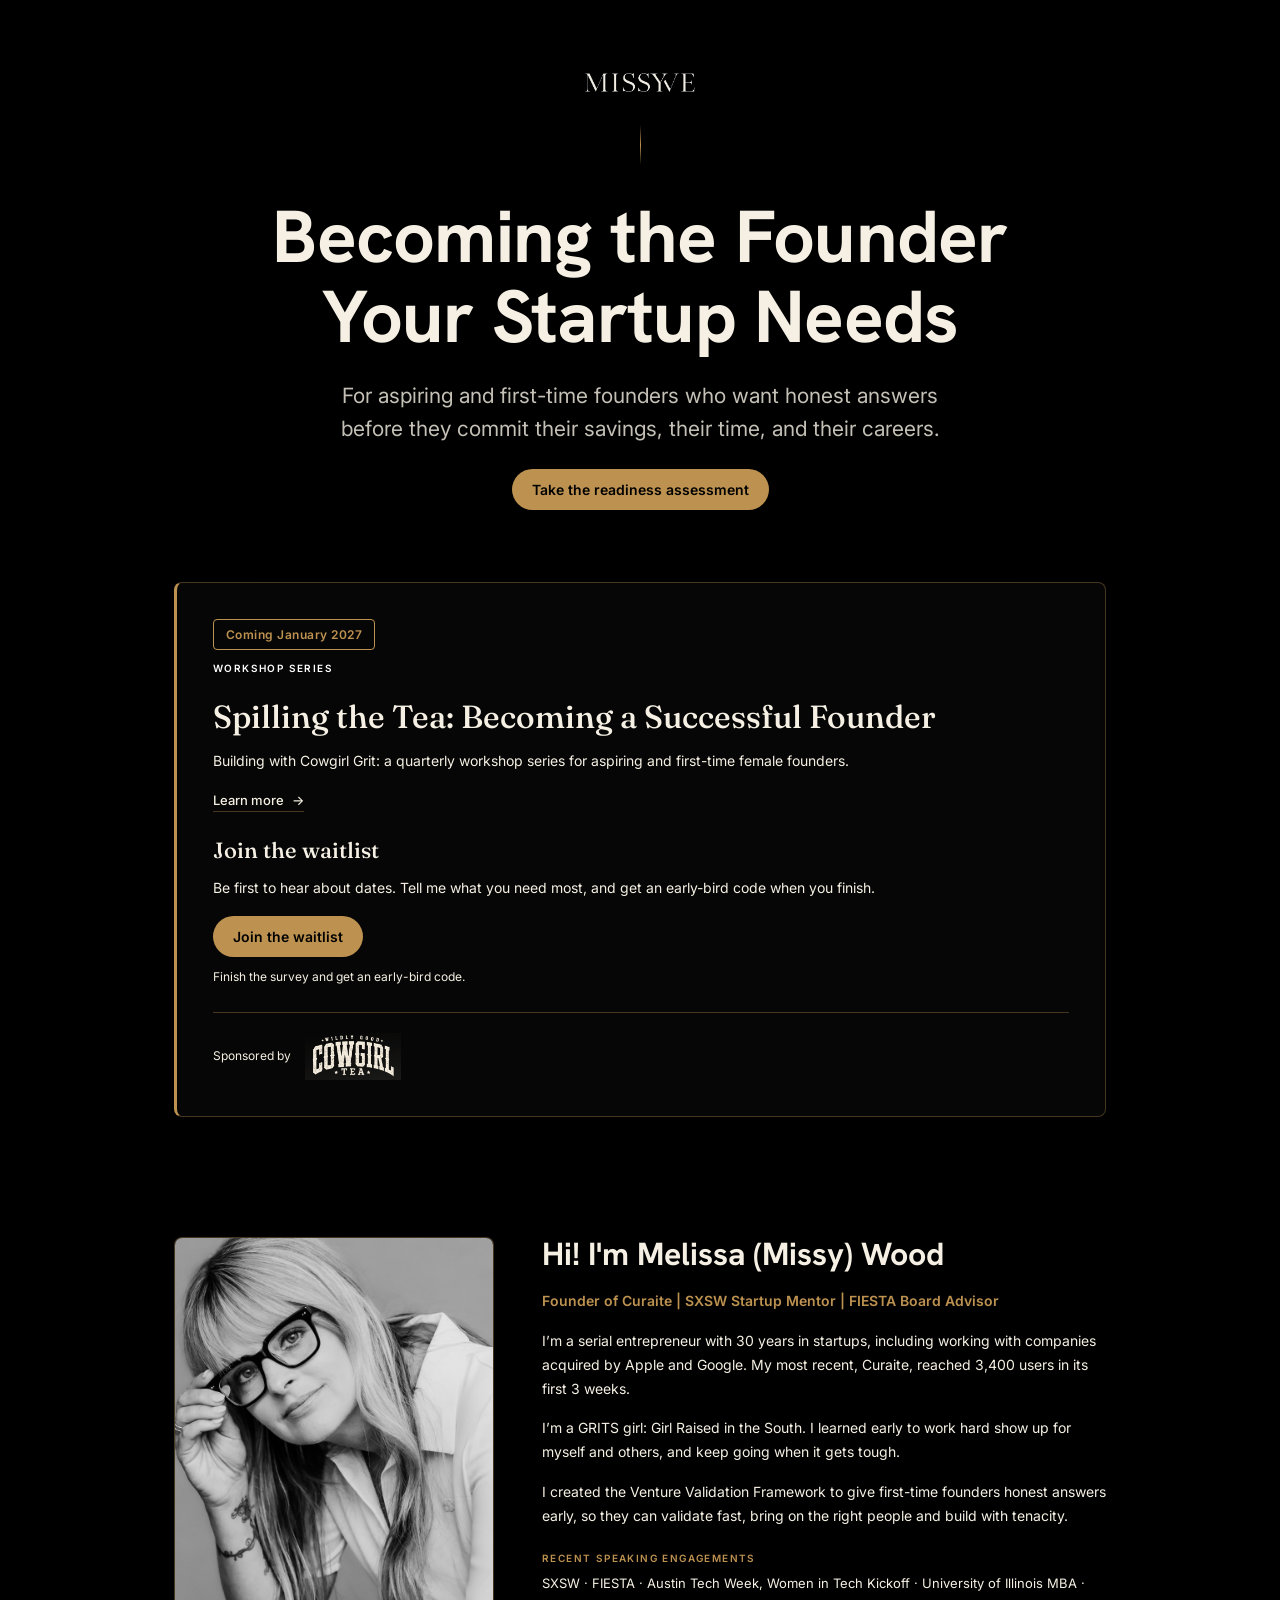
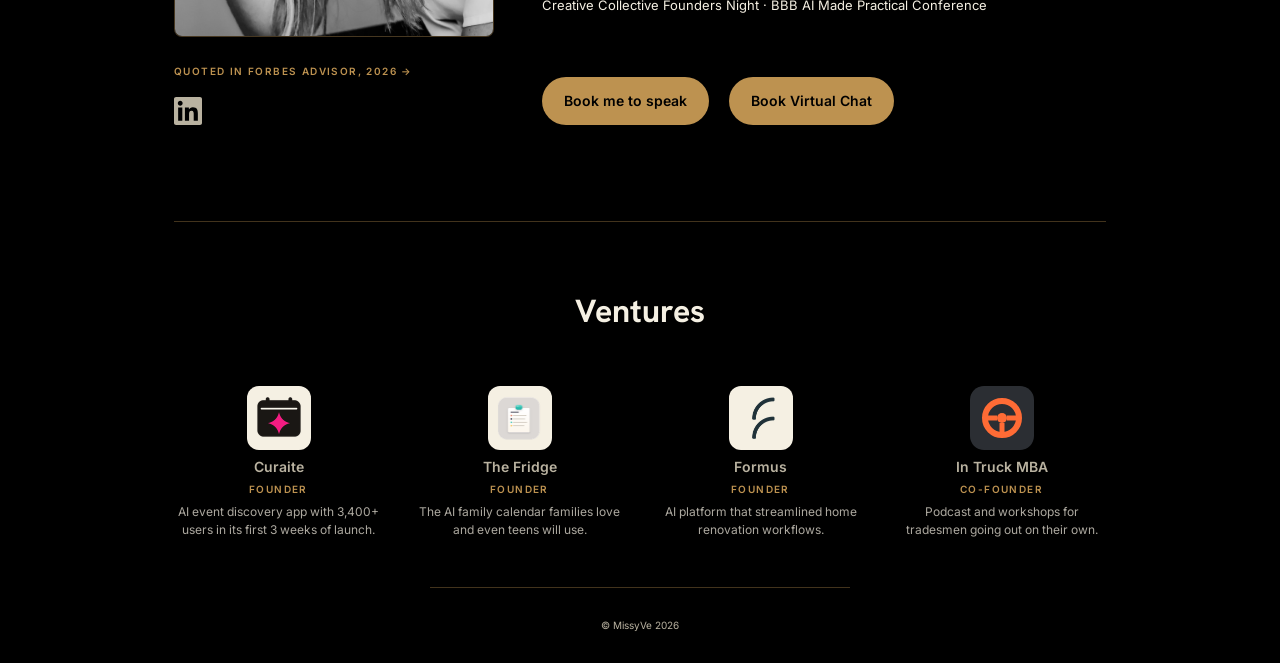
<file: index.html>
<!DOCTYPE html> <html lang="en"> <head> <meta charset="UTF-8"> <meta name="viewport" content="width=device-width, initial-scale=1.0"> <title>Melissa Wood | Founder Readiness</title>
 <link rel="preconnect" href="https://fonts.googleapis.com"> <link rel="preconnect" href="https://fonts.gstatic.com" crossorigin> <link href="https://fonts.googleapis.com/css2?family=Fraunces:opsz,wght@9..144,500;9..144,600;9..144,700&family=Hanken+Grotesk:wght@600;700;800&family=Inter:wght@400;500;600&display=swap" rel="stylesheet"> <style>   :root{     --navy-900:#0A1220;     --navy-800:#0F1B33;     --gold-500:#BD9250;     --gold-300:#BD9250;     --cream-100:#F5F0E3;     --cream-300:#B9B2A0;     --line: rgba(189,146,80,0.35);   }    *{ box-sizing:border-box; }    html,body{     margin:0;     padding:0;     height:100%;     background:var(--navy-800);     color:var(--cream-100);     font-family:'Inter', sans-serif;     -webkit-font-smoothing:antialiased;   }    .page{     position:relative;     min-height:100vh;     display:flex;     align-items:center;     justify-content:center;     overflow:hidden;     background:       radial-gradient(ellipse 60% 50% at 50% 40%, rgba(189,146,80,0.10), transparent 70%),       linear-gradient(180deg, var(--navy-900) 0%, var(--navy-800) 55%, var(--navy-900) 100%);   }    /* subtle film grain, kept faint so it reads as texture not noise */   .grain{     position:absolute;     inset:0;     pointer-events:none;     opacity:0.05;     mix-blend-mode:overlay;     background-image:url("data:image/svg+xml;utf8,<svg xmlns='http://www.w3.org/2000/svg' width='120' height='120'><filter id='n'><feTurbulence type='fractalNoise' baseFrequency='0.9' numOctaves='2' stitchTiles='stitch'/></filter><rect width='100%25' height='100%25' filter='url(%23n)'/></svg>");   }    main.hero{     position:relative;     z-index:1;     display:flex;     flex-direction:column;     align-items:center;     text-align:center;     padding: 0 24px;     max-width: 980px;   }    .badge{     display:inline-flex;     align-items:center;     gap:6px;     padding: 4px 11px;     border:1px solid var(--line);     border-radius:999px;     font-family:'Inter', sans-serif;     font-size:9px;     font-weight:600;     letter-spacing:0.14em;     text-transform:uppercase;     color:var(--gold-300);     margin-bottom: clamp(24px, 4.5vw, 38px);     opacity:0;     animation: rise 0.9s ease-out 0.1s forwards;   }   .badge .dot{     width:4px; height:4px; border-radius:50%;     background:var(--gold-500);     box-shadow: 0 0 6px var(--gold-500);   }    .logo{     display:block;     width: clamp(80px, 10vw, 112px);     height:auto;     opacity:0;     animation: rise 1s ease-out 0.3s forwards;   }    .divider{     width:1px;     height: clamp(28px, 5vw, 40px);     background: linear-gradient(180deg, transparent, var(--gold-500) 50%, transparent);     margin: clamp(22px, 4vw, 32px) 0;     opacity:0;     animation: rise 0.9s ease-out 0.55s forwards;   }    .headline{     font-family:'Hanken Grotesk', sans-serif;     font-weight:700;     font-size: clamp(2.4rem, 6.6vw, 4.6rem);     letter-spacing:-0.01em;     line-height:1.08;     color: var(--cream-100);     margin: 0 0 clamp(36px, 6vw, 52px) 0;     opacity:0;     animation: rise 0.9s ease-out 0.65s forwards;   }    .cta{     display:inline-flex;     align-items:baseline;     gap:8px;     font-family:'Inter', sans-serif;     font-size: clamp(11.5px, 1.4vw, 13px);     font-weight:500;     color: var(--cream-100);     text-decoration:none;     background:none;     border:none;     border-bottom: 1px solid var(--line);     padding: 0 0 3px 0;     cursor:pointer;     transition: color 0.2s ease, border-color 0.2s ease;     opacity:0;     animation: rise 0.9s ease-out 0.9s forwards;   }   .cta:hover, .cta:focus-visible{     color: var(--gold-300);     border-color: var(--gold-500);   }   .cta:focus-visible{     outline: 2px solid var(--gold-500);     outline-offset: 6px;     border-radius: 2px;   }   .cta .label{ color: var(--cream-300); font-weight:400; }   .cta .arrow{     transition: transform 0.2s ease;   }   .cta:hover .arrow{ transform: translateX(3px); }   .social{     margin-top: clamp(20px, 3vw, 28px);     opacity:0;     animation: rise 0.9s ease-out 1.1s forwards;   }   .social a{     display:inline-flex;     align-items:center;     justify-content:center;     width:20px;     height:20px;     color: var(--cream-300);     transition: color 0.2s ease;   }   .social a:hover{ color: var(--gold-500); }   .social svg{ width:100%; height:100%; }   .portfolio{     margin-top: clamp(32px, 5vw, 48px);     padding-top: clamp(24px, 4vw, 32px);     border-top: 1px solid var(--line);     width: 100%;     max-width: 420px;     opacity:0;     animation: rise 0.9s ease-out 1.3s forwards;   }   .portfolio-label{     font-family:'Inter', sans-serif;     font-size:9px;     font-weight:600;     letter-spacing:0.14em;     text-transform:uppercase;     color: var(--cream-300);     margin: 0 0 16px 0;   }   .portfolio-links{     display:flex;     align-items:flex-start;     justify-content:center;     gap: clamp(22px, 4vw, 34px);   }   .portfolio-links a{     display:flex;     flex-direction:column;     align-items:center;     gap:8px;     text-decoration:none;     color: var(--cream-300);     transition: color 0.2s ease, transform 0.2s ease;   }   .portfolio-links a:hover{     color: var(--gold-300);     transform: translateY(-2px);   }   .portfolio-links .mark{     width:44px;     height:44px;     border-radius:12px;     background: var(--cream-100);     display:flex;     align-items:center;     justify-content:center;     padding:8px;     box-shadow: 0 4px 14px rgba(0,0,0,0.25);     transition: box-shadow 0.2s ease;   }   .portfolio-links a:hover .mark{     box-shadow: 0 6px 18px rgba(189,146,80,0.35);   }   .portfolio-links .mark--dark{ background:#2B2E33; padding:0; overflow:hidden; }   .portfolio-links img{     width:100%;     height:100%;     object-fit:contain;   }   .portfolio-links .name{     font-family:'Inter', sans-serif;     font-size:10.5px;     font-weight:500;   }    /* contact modal */   .modal-overlay{     position:fixed;     inset:0;     z-index:10;     display:flex;     align-items:center;     justify-content:center;     padding:24px;     background: rgba(6,10,18,0.72);     backdrop-filter: blur(3px);     opacity:0;     visibility:hidden;     transition: opacity 0.25s ease;   }   .modal-overlay.is-open{     opacity:1;     visibility:visible;   }   .modal{     position:relative;     width:100%;     max-width: 420px;     background: var(--navy-800);     border: 1px solid var(--line);     border-radius: 10px;     box-shadow: 0 24px 60px rgba(0,0,0,0.45);     padding: 36px 32px 30px;     transform: translateY(8px);     transition: transform 0.25s ease;   }   .modal-overlay.is-open .modal{     transform: translateY(0);   }   .modal-close{     position:absolute;     top:16px;     right:16px;     background:none;     border:none;     color: var(--cream-300);     font-size:14px;     line-height:1;     cursor:pointer;     padding:6px;     transition: color 0.2s ease;   }   .modal-close:hover, .modal-close:focus-visible{     color: var(--gold-300);   }   .modal-close:focus-visible{     outline: 2px solid var(--gold-500);     outline-offset: 2px;     border-radius: 4px;   }   .modal-eyebrow{     font-family:'Inter', sans-serif;     font-size:10px;     font-weight:600;     letter-spacing:0.18em;     text-transform:uppercase;     color: var(--gold-300);     margin:0 0 10px 0;   }   .modal-title{     font-family:'Fraunces', serif;     font-weight:500;     font-size: clamp(1.35rem, 4vw, 1.6rem);     color: var(--cream-100);     margin: 0 0 22px 0;   }   .field{     display:block;     margin-bottom:16px;   }   .field span{     display:block;     font-family:'Inter', sans-serif;     font-size:11px;     font-weight:600;     letter-spacing:0.08em;     text-transform:uppercase;     color: var(--cream-300);     margin-bottom:6px;   }   .field input,   .field textarea{     width:100%;     background: rgba(255,255,255,0.03);     border: 1px solid var(--line);     border-radius:6px;     padding:10px 12px;     font-family:'Inter', sans-serif;     font-size:14.5px;     color: var(--cream-100);     resize: vertical;   }   .field input:focus,   .field textarea:focus{     outline:none;     border-color: var(--gold-500);   }   .field input::placeholder,   .field textarea::placeholder{     color: var(--cream-300);   }   .submit-btn{     width:100%;     margin-top:6px;     padding:12px 20px;     background: var(--gold-500);     border:none;     border-radius:999px;     font-family:'Inter', sans-serif;     font-size:14px;     font-weight:600;     color: var(--navy-900);     cursor:pointer;     transition: background 0.2s ease, opacity 0.2s ease;   }   .submit-btn:hover:not(:disabled){     background: color-mix(in srgb,var(--gold-500) 88%,black);   }   .submit-btn:disabled{     opacity:0.6;     cursor:default;   }   .submit-btn:focus-visible{     outline: 2px solid var(--gold-300);     outline-offset: 3px;   }   .form-error{     margin: 12px 0 0 0;     font-family:'Inter', sans-serif;     font-size:12.5px;     color: var(--gold-300);     min-height: 1em;   }   .modal-success{     text-align:center;     padding: 14px 4px 6px;   }   .success-title{     font-family:'Fraunces', serif;     font-weight:500;     font-size:1.3rem;     color: var(--cream-100);     margin:0 0 8px 0;   }   .success-text{     font-family:'Inter', sans-serif;     font-size:13.5px;     color: var(--cream-300);     margin:0;     line-height:1.6;   }    @keyframes rise{     from{ opacity:0; transform: translateY(10px); }     to{ opacity:1; transform: translateY(0); }   }    @media (prefers-reduced-motion: reduce){     .badge, .logo, .divider, .headline, .cta, .social, .portfolio{       animation: none !important;       opacity:1 !important;       transform:none !important;     }     .modal-overlay, .modal{       transition: none !important;     }   }   </style> <!-- Google tag (gtag.js) -->
<script async src="https://www.googletagmanager.com/gtag/js?id=G-MC715QCEF9"></script>
<script>
  window.dataLayer = window.dataLayer || [];
  function gtag(){dataLayer.push(arguments);}
  gtag('js', new Date());

  gtag('config', 'G-MC715QCEF9');
</script>
<script type="text/javascript">
    (function(c,l,a,r,i,t,y){
        c[a]=c[a]||function(){(c[a].q=c[a].q||[]).push(arguments)};
        t=l.createElement(r);t.async=1;t.src="https://www.clarity.ms/tag/"+i;
        y=l.getElementsByTagName(r)[0];y.parentNode.insertBefore(t,y);
    })(window, document, "clarity", "script", "y9ou5ujxv2");
</script>
  <script defer src="founder-readiness.js?v=29"></script>
  <script defer src="contact.js?v=7"></script>
  <script defer src="workshop.js?v=31"></script>
  <meta name="description" content="Take the free founder readiness assessment from Melissa Wood, Founder of Curaite and creator of the Venture Validation Framework™.">
  <script defer src="about.js?v=63"></script>
  <meta property="og:title" content="Are You Ready to Be a Founder? | Melissa Wood">
  <meta property="og:description" content="Take the free founder readiness assessment from Melissa Wood, Founder of Curaite and creator of the Venture Validation Framework™.">
  <meta property="og:image" content="https://missyve.co/images/preview-home.jpg">
  <meta property="og:url" content="https://missyve.co/">
  <meta property="og:type" content="website">
  <meta property="og:site_name" content="MissyVe">
  <meta property="og:image:width" content="1200">
  <meta property="og:image:height" content="630">
  <meta property="og:image:alt" content="MissyVe founder readiness graphic with a portrait of Melissa Wood">
  <meta name="twitter:card" content="summary_large_image">
  <meta name="twitter:title" content="Are You Ready to Be a Founder? | Melissa Wood">
  <meta name="twitter:description" content="Take the free founder readiness assessment from Melissa Wood, Founder of Curaite and creator of the Venture Validation Framework™.">
  <meta name="twitter:image" content="https://missyve.co/images/preview-home.jpg">
  <style>
    :root{--navy-900:#000;--navy-800:#000}
    .modal-overlay{background:rgba(0,0,0,.72)}
    .portfolio-links .mark--dark{background:#000}
    .page .badge, .page .logo, .page .divider, .page .headline,
    .page .cta, .page .social, .page .portfolio,
    .page .fr-home-break, .page .fr-footer{opacity:1;animation:none}
    .page .modal-overlay, .page .modal{transition:none}
  </style>
</head> <body>  <div class="page">   <div class="grain"></div>    <main class="hero">     <span class="badge"><span class="dot"></span>Coming soon</span>      <img class="logo" src="[data-uri]" alt="MissyVe">      <div class="divider"></div>
<h1 class="headline">Becoming the Founder<br>Your Startup Needs</h1>
<p class="home-subhead">For aspiring and first-time founders who want honest answers before they commit their savings, their time, and their careers.</p>
      <button type="button" class="cta" id="openContact">       <span class="label">For more info,</span>       <span>get in touch</span>       <span class="arrow" aria-hidden="true">→</span>     </button>     <div class="social">       <a href="https://www.linkedin.com/in/melissawood/" target="_blank" rel="noopener noreferrer" aria-label="Melissa Wood on LinkedIn"><svg viewBox="0 0 24 24" xmlns="http://www.w3.org/2000/svg" fill="currentColor" aria-hidden="true"><path d="M20.447 20.452h-3.554v-5.569c0-1.328-.027-3.037-1.852-3.037-1.853 0-2.136 1.445-2.136 2.939v5.667H9.351V9h3.414v1.561h.046c.477-.9 1.637-1.85 3.37-1.85 3.601 0 4.267 2.37 4.267 5.455v6.286zM5.337 7.433c-1.144 0-2.063-.926-2.063-2.065 0-1.138.92-2.063 2.063-2.063 1.14 0 2.064.925 2.064 2.063 0 1.139-.925 2.065-2.064 2.065zm1.782 13.019H3.555V9h3.564v11.452zM22.225 0H1.771C.792 0 0 .774 0 1.729v20.542C0 23.227.792 24 1.771 24h20.451C23.2 24 24 23.227 24 22.271V1.729C24 .774 23.2 0 22.225 0z"/></svg></a>     </div>     <div class="portfolio">       <p class="portfolio-label">Portfolio</p>       <div class="portfolio-links">         <a href="https://curaite.events" target="_blank" rel="noopener noreferrer" aria-label="Curaite">           <span class="mark"><img src="[data-uri]" alt="Curaite logo" loading="lazy"></span>           <span class="name">Curaite</span>         </a>         <a href="https://thefridgeschedule.com" target="_blank" rel="noopener noreferrer" aria-label="The Fridge">           <span class="mark"><img src="[data-uri]" alt="The Fridge logo" loading="lazy"></span>           <span class="name">The Fridge</span>         </a>         <a href="https://formus.ai" target="_blank" rel="noopener noreferrer" aria-label="Formus AI">           <span class="mark"><img src="[data-uri]" alt="Formus AI logo" loading="lazy"></span>           <span class="name">Formus AI</span>         </a>         <a href="https://intruckmba.com/" target="_blank" rel="noopener noreferrer" aria-label="In Truck MBA">
          <span class="mark mark--dark"><img src="data:image/svg+xml,%3Csvg%20xmlns=%27http://www.w3.org/2000/svg%27%20viewBox=%270%200%2064%2064%27%3E%3Crect%20width=%2764%27%20height=%2764%27%20rx=%2714%27%20fill=%27%232B2E33%27/%3E%3Ccircle%20cx=%2732%27%20cy=%2732%27%20r=%2717%27%20fill=%27none%27%20stroke=%27%23FF6B35%27%20stroke-width=%276%27/%3E%3Ccircle%20cx=%2732%27%20cy=%2732%27%20r=%275%27%20fill=%27%23FF6B35%27/%3E%3Cpath%20d=%27M15%2032h12M37%2032h12M32%2037v12%27%20stroke=%27%23FF6B35%27%20stroke-width=%275%27/%3E%3C/svg%3E" alt="In Truck MBA logo" loading="lazy"></span>
          <span class="name">In Truck MBA</span>
        </a>       </div>     </div>   </main>    <div class="modal-overlay" id="modalOverlay">     <div class="modal" role="dialog" aria-modal="true" aria-labelledby="modalTitle">       <button type="button" class="modal-close" id="closeContact" aria-label="Close">✕</button>        <div class="modal-body" id="modalBody">         <p class="modal-eyebrow">Get in touch</p>         <h2 class="modal-title" id="modalTitle">Send us a note</h2>          <form id="contactForm" novalidate>           <label class="field">             <span>Name</span>             <input type="text" name="name" required autocomplete="name">           </label>           <label class="field">             <span>Email</span>             <input type="email" name="email" required autocomplete="email">           </label>           <label class="field">             <span>Message</span>             <textarea name="message" rows="4" required></textarea>           </label>            <input type="hidden" name="_subject" value="New message from the MissyVe coming soon page">            <button type="submit" class="submit-btn" id="submitBtn">             <span class="submit-label">Send message</span>           </button>            <p class="form-error" id="formError" role="alert"></p>         </form>       </div>        <div class="modal-success" id="modalSuccess" hidden>         <p class="success-title">Message sent</p>         <p class="success-text">Thanks for reaching out. We'll be in touch soon.</p>       </div>     </div>   </div> </div>  <script> (function(){   var overlay = document.getElementById('modalOverlay');   var openBtn = document.getElementById('openContact');   var closeBtn = document.getElementById('closeContact');   var form = document.getElementById('contactForm');   var submitBtn = document.getElementById('submitBtn');   var errorEl = document.getElementById('formError');   var body = document.getElementById('modalBody');   var success = document.getElementById('modalSuccess');   var lastFocused = null;    function openModal(){     lastFocused = document.activeElement;     overlay.classList.add('is-open');     document.body.style.overflow = 'hidden';     var firstField = form.querySelector('input, textarea');     if(firstField){ firstField.focus(); }   }    function closeModal(){     overlay.classList.remove('is-open');     document.body.style.overflow = '';     if(lastFocused){ lastFocused.focus(); }   }    openBtn.addEventListener('click', openModal);   closeBtn.addEventListener('click', closeModal);    overlay.addEventListener('click', function(e){     if(e.target === overlay){ closeModal(); }   });    document.addEventListener('keydown', function(e){     if(e.key === 'Escape' && overlay.classList.contains('is-open')){       closeModal();     }   });    form.addEventListener('submit', function(e){     e.preventDefault();     errorEl.textContent = '';     submitBtn.disabled = true;     submitBtn.querySelector('.submit-label').textContent = 'Sending…';      var data = {       name: form.name.value,       email: form.email.value,       message: form.message.value,       _subject: form._subject.value     };      fetch('https://formsubmit.co/ajax/melissa@missyve.co', {       method: 'POST',       headers: {         'Content-Type': 'application/json',         'Accept': 'application/json'       },       body: JSON.stringify(data)     })     .then(function(res){ return res.json().then(function(json){ return { ok: res.ok, json: json }; }); })     .then(function(result){       if(!result.ok){ throw new Error('Request failed'); }       body.hidden = true;       success.hidden = false;       form.reset();     })     .catch(function(){       errorEl.textContent = "Something went wrong. Please try again, or email melissa@missyve.co directly.";     })     .finally(function(){       submitBtn.disabled = false;       submitBtn.querySelector('.submit-label').textContent = 'Send message';     });   }); })(); </script>  </body> </html>
</file>
